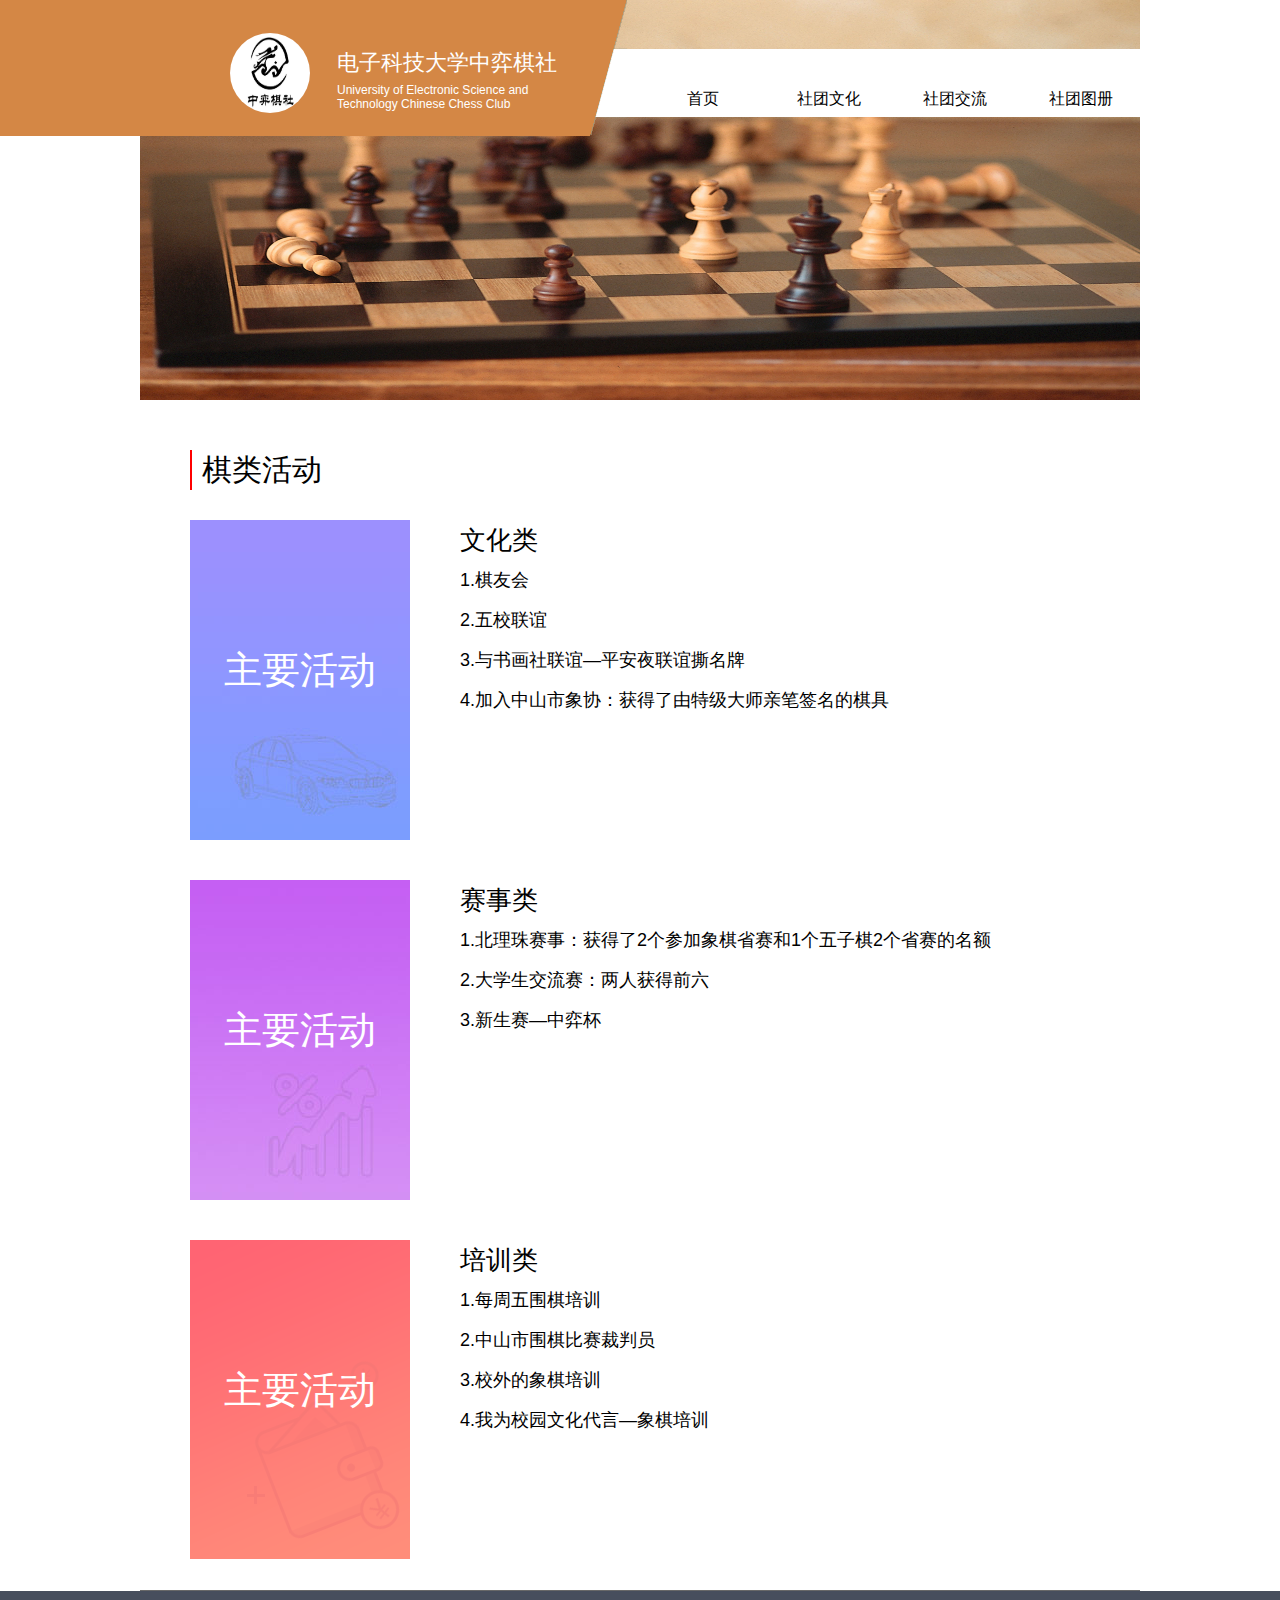
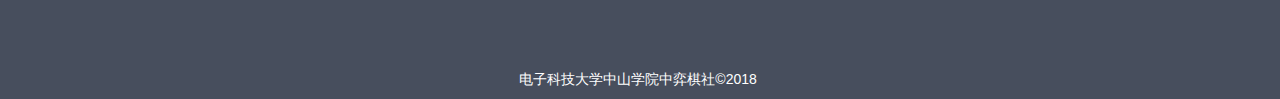
<file: 2016090801035shishengwei/active.html>
<!DOCTYPE html>
<html lang="en">

<head>
    <meta charset="UTF-8">
    <meta name="viewport" content="width=device-width, initial-scale=1.0">
    <meta http-equiv="X-UA-Compatible" content="ie=edge">
    <link rel="stylesheet" href="css/normalize.css">
    <link type="text/css" rel="stylesheet" href="css/style.css">
    <link rel="stylesheet" href="css/active.css">
    <title>社团文化</title>
</head>
<style>
    .header_top {
        /* float: left; */
        /* background: red; */
        width: 1000px;
        margin: 0 auto;
    }

    .top1 {
        background: #d48745;
        height: 136px;
        width: 45%;
        display: inline-block;
        /* position: relative;
        top: 0;
        left: 0; */
        z-index: 100;
    }

    .list_line {
        /* position: absolute;
        top: 0;
        right: 0; */
        width: 100%;
        background: #fff;
        margin-top: -87px;
        height: 68px;
        z-index: 10;
    }

    .list {
        margin: 0 10px;
        font-size: 16px;
        line-height: 41px;
        margin-top: 27px;
        display: inline-block;
        width: 100px;
        text-align: center;
        color: #000;
    }

    .list:hover {
        color: #fff !important;
        background: url(img/list1.png) no-repeat;
        background-size: 100px 51px;
    }

    .list_flag {
        color: #fff !important;
        background: url(img/list1.png) no-repeat;
        background-size: 100px 51px;
    }

    .list_list {}

    .list_p {
        color: #fff;
        font-size: 16px;
        line-height: 41px;
        display: inline-block;
        width: 130px;
        text-align: center;
        background: #d48745;
        /* background: url(img/list1.png) no-repeat; */
        /* background-size: 130px 51px; */
    }

    .list_p:hover {
        color: aqua;
    }
</style>

<body>
    <div>
        <div style="height:136px; width:30%;position: absolute;;top:0;left:0;background: #d48745;"></div>
        <div style="position: absolute;top: 0;width: 1000px;margin-left: -500px;left: 50%;">

            <div class="header_top">
                <div class="top1">
                    <div style="display:flex;padding-top:33px;width: 350px;margin-left: 20%;">
                        <img src="img/logo.jpg" width="80" height="80" style="border-radius:50px;" alt="">
                        <div style="margin-left:27px;margin-top: 10px;">
                            <p style="font-size:22px;color: #fff;margin: 0;height: 40px;line-height: 40px;width: 100%;">电子科技大学中弈棋社</p>
                            <p style="font-size: 12px;height: 14px;line-height: 14px;color:#fff;width: 100%;margin: 0;">University
                                of Electronic Science and Technology Chinese Chess Club</p>
                        </div>
                    </div>

                </div>
                <div style="width:37px;height:136px;display:inline-block;position: absolute;z-index: 100;"><img src="img/top1.png"
                        height="136" width="37" alt=""></div>

                <div class="list_line">
                    <div style="display:flex;margin-left:50%;width: 520px; ">
                        <a href="./index.html"> <p class="list">首页</p> </a>
                        <a href="./CommunityCulture.html"> <p class="list flag">社团文化</p> </a>
                        <a href="./active.html"> <p class="list">社团交流</p> </a>
                        <a href="./showPhotos.html"> <p class="list">社团图册</p> </a>
                    </div>
                </div>

            </div>
            <div class="list_list" style="display:none;">
                <div style="display:flex;">
                    <img style="margin-left:46%;height: 45px;" src="img/list_left.png" height="45" width="17" alt="">
                    <div style="display:flex;width: 520px;background:#d48745;">
                        <a href=""><p class="list_p">社团领队</p></a>
                        <a href=""><p class="list_p">社团会干</p></a>
                        <a href=""><p class="list_p">社团成员</p></a>
                    </div>
                    <img style="height: 45px;" src="img/list_right.png" height="45" width="17" alt=""></div>

            </div>
        </div>
        <div style="width:1000px;height:400px;margin: 0 auto;">
            <img src="img/headerTop.jpg" width="1000px" height="400px;" alt="">
        </div>
    </div>

    <div class="container center">
        <div>
            <div>
                <div style="padding-top: 5%;">
                    <p style="font-size: 30px;padding-left: 1%;line-height: 40px; border-left:2px solid red;margin-left: 5%; ">棋类活动</p>
                </div>
                <div style="display: flex;padding-top: 20px;">
                    <div style="padding: 10px 5%;">
                        <p style="    font-size: 38px;
    width: 200px;
    height: 300px;padding: 10px;line-height: 280px;font-weight:600px;background: url(img/center.jpg);color: #fff;text-align: center;">主要活动</p>
                    </div>
                    <div style="padding: 25px 0px;padding-top:0;margin: 10px 0px;line-height: 40px;">
                        <p style="font-size: 26px;">文化类</p>
                        <p style="margin-right: 100px;font-size: 18px;">1.棋友会 </p>
                        <p style="margin-right: 100px;font-size: 18px;">2.五校联谊 </p>
                        <p style="margin-right: 100px;font-size: 18px;"> 3.与书画社联谊—平安夜联谊撕名牌 </p>
                        <p style="margin-right: 100px;font-size: 18px;">4.加入中山市象协：获得了由特级大师亲笔签名的棋具</p>
                    </div>
                </div>
                <div style="display: flex;padding-top: 20px;">
                    <div style="padding: 10px 5%;">
                        <p style="    font-size: 38px;
    width: 200px;
    height: 300px;padding: 10px;line-height: 280px;font-weight:600px;background: url(img/his.jpg);color: #fff;text-align: center;">主要活动</p>
                    </div>
                    <div style="padding: 25px 0px;padding-top:0;margin: 10px 0px;line-height: 40px;">
                        <p style="font-size: 26px;">赛事类</p>
                        <p style="margin-right: 100px;font-size: 18px;">1.北理珠赛事：获得了2个参加象棋省赛和1个五子棋2个省赛的名额 </p>
                        <p style="margin-right: 100px;font-size: 18px;">2.大学生交流赛：两人获得前六</p>
                        <p style="margin-right: 100px;font-size: 18px;"> 3.新生赛—中弈杯 </p>

                    </div>
                </div>
                <div style="display: flex;padding-top: 20px;border-bottom: 1px solid #686868;padding-bottom:20px;">
                    <div style="padding: 10px 5%;">
                        <p style="    font-size: 38px;
    width: 200px;
    height: 300px;padding: 10px;line-height: 280px;font-weight:600px;background: url(img/por.png);color: #fff;text-align: center;">主要活动</p>
                    </div>
                    <div style="padding: 25px 0px;padding-top:0;margin: 10px 0px;line-height: 40px;">
                        <p style="font-size: 26px;">培训类</p>
                        <p style="margin-right: 100px;font-size: 18px;">1.每周五围棋培训 </p>
                        <p style="margin-right: 100px;font-size: 18px;">2.中山市围棋比赛裁判员 </p>
                        <p style="margin-right: 100px;font-size: 18px;">3.校外的象棋培训 </p>
                        <p style="margin-right: 100px;font-size: 18px;">4.我为校园文化代言—象棋培训</p>
                    </div>
                </div>
            </div>
        </div>
    </div>

    <div class="footer">
        <div>
            <p style="text-align: center;padding-top:80px;padding-bottom: 10px; ">电子科技大学中山学院中弈棋社©2018&nbsp;</p>
        </div>
    </div>
</body>
<script src="js/jquery-2.1.4.js"></script>
<script>
    $(function () {
        $(".flag,.list_list").on({
            mouseover: function () {
                $(".list_list").show();
                $(".flag").addClass('list_flag');

            },
            mouseout: function () {
                $(".list_list").hide();
                $(".flag").removeClass("list_flag");

            }
        });
    });</script>

</html>
</file>
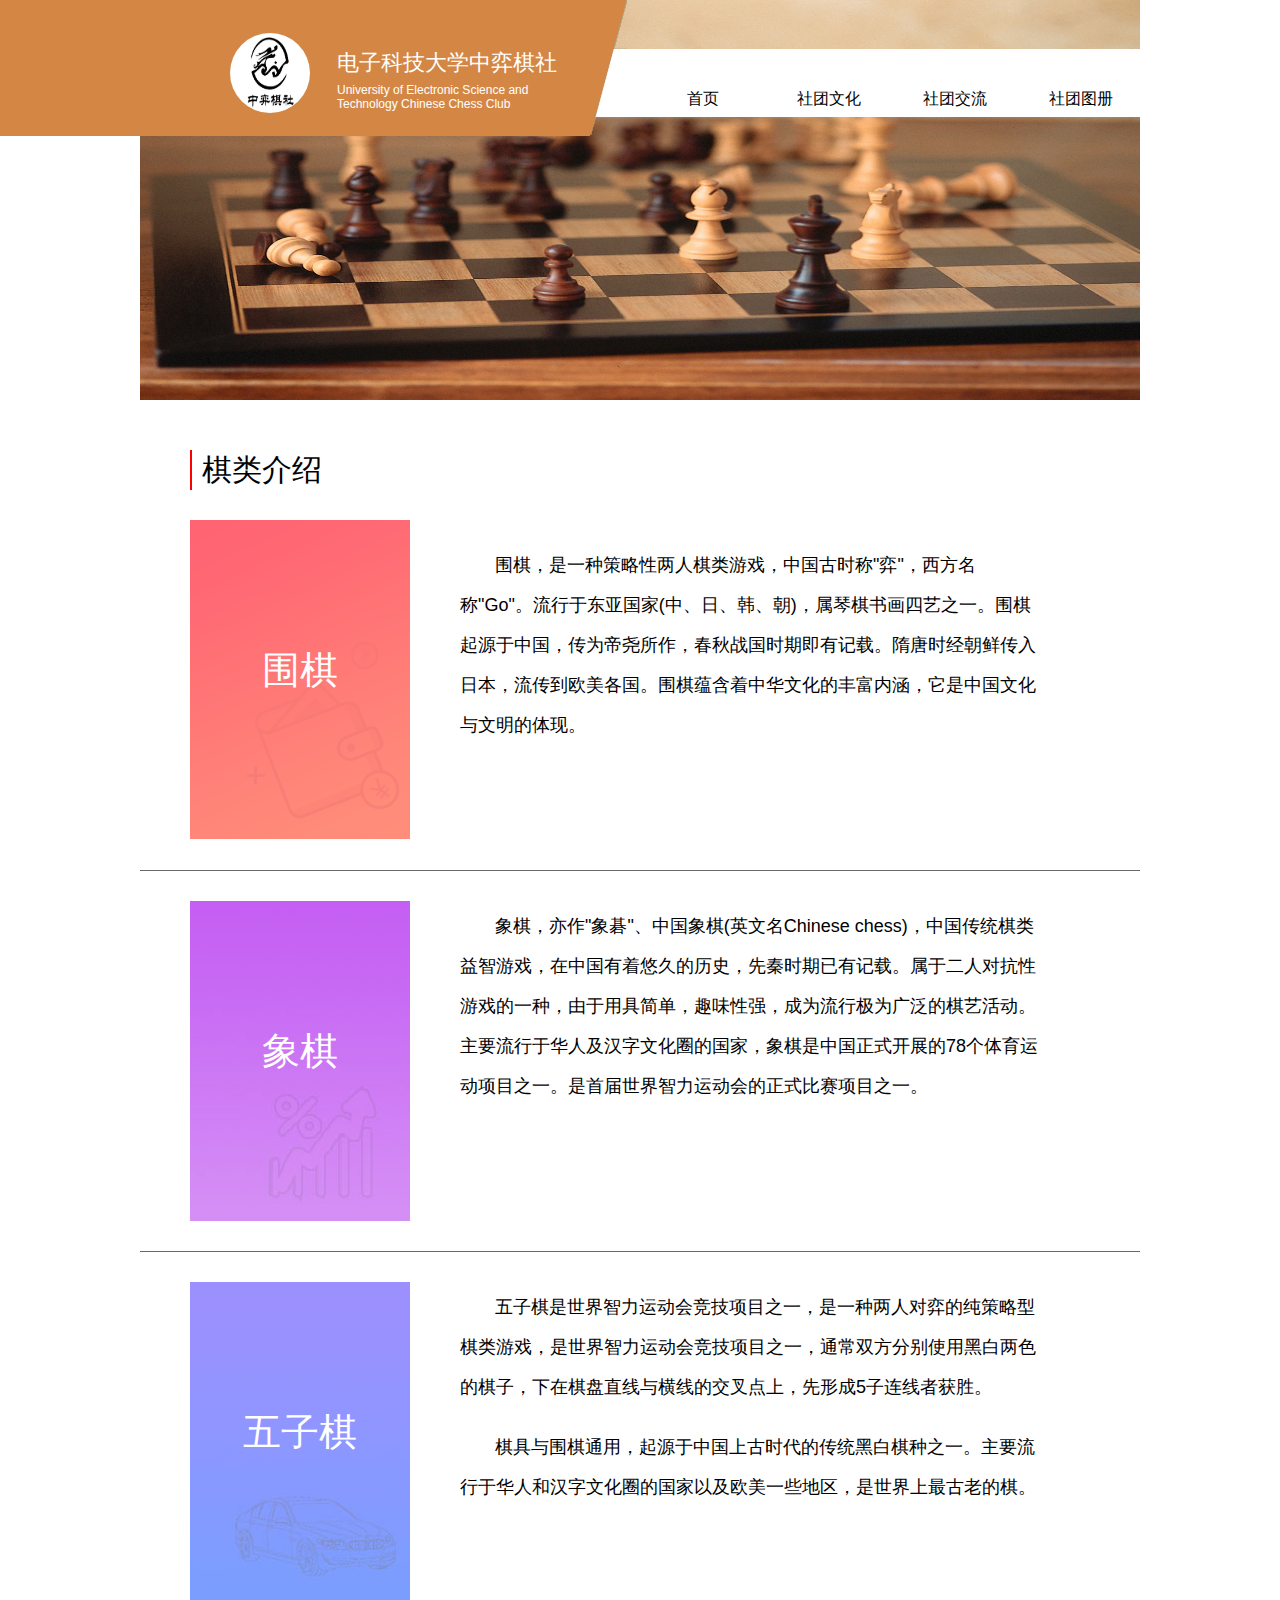
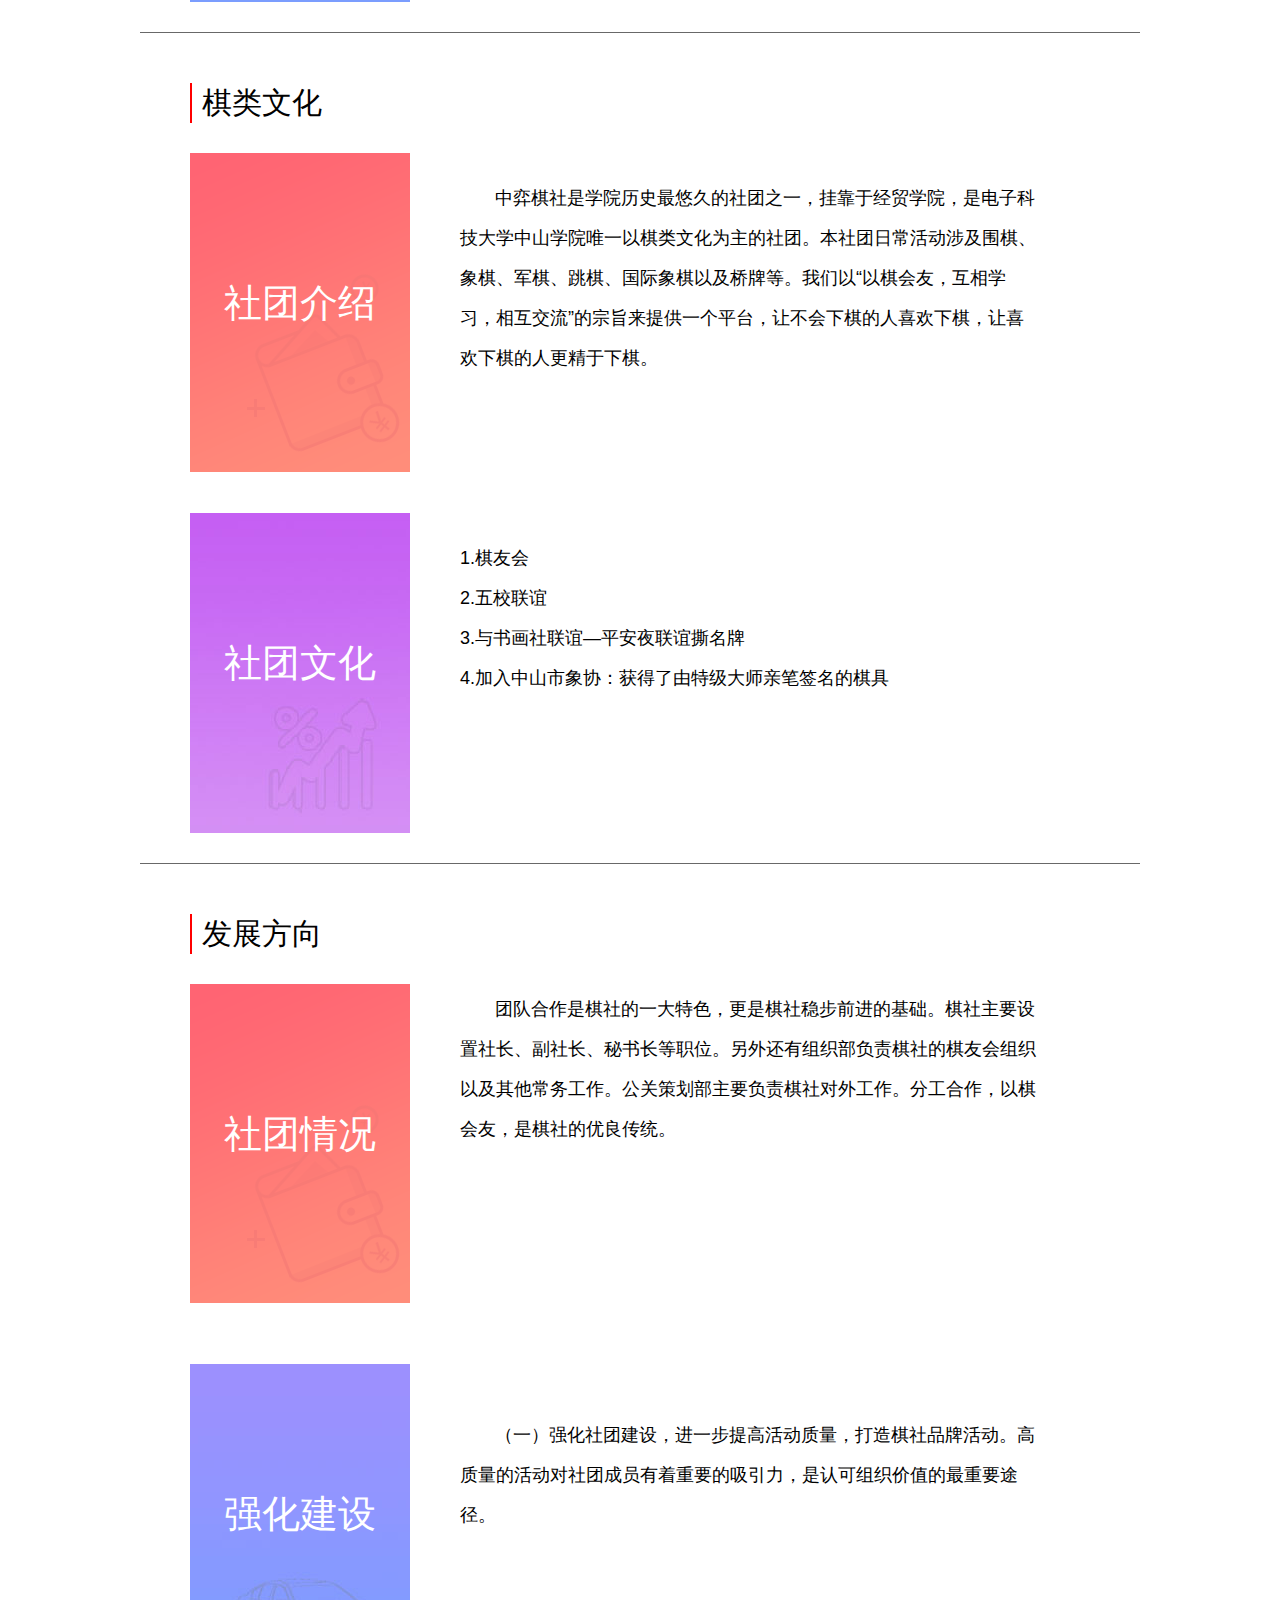
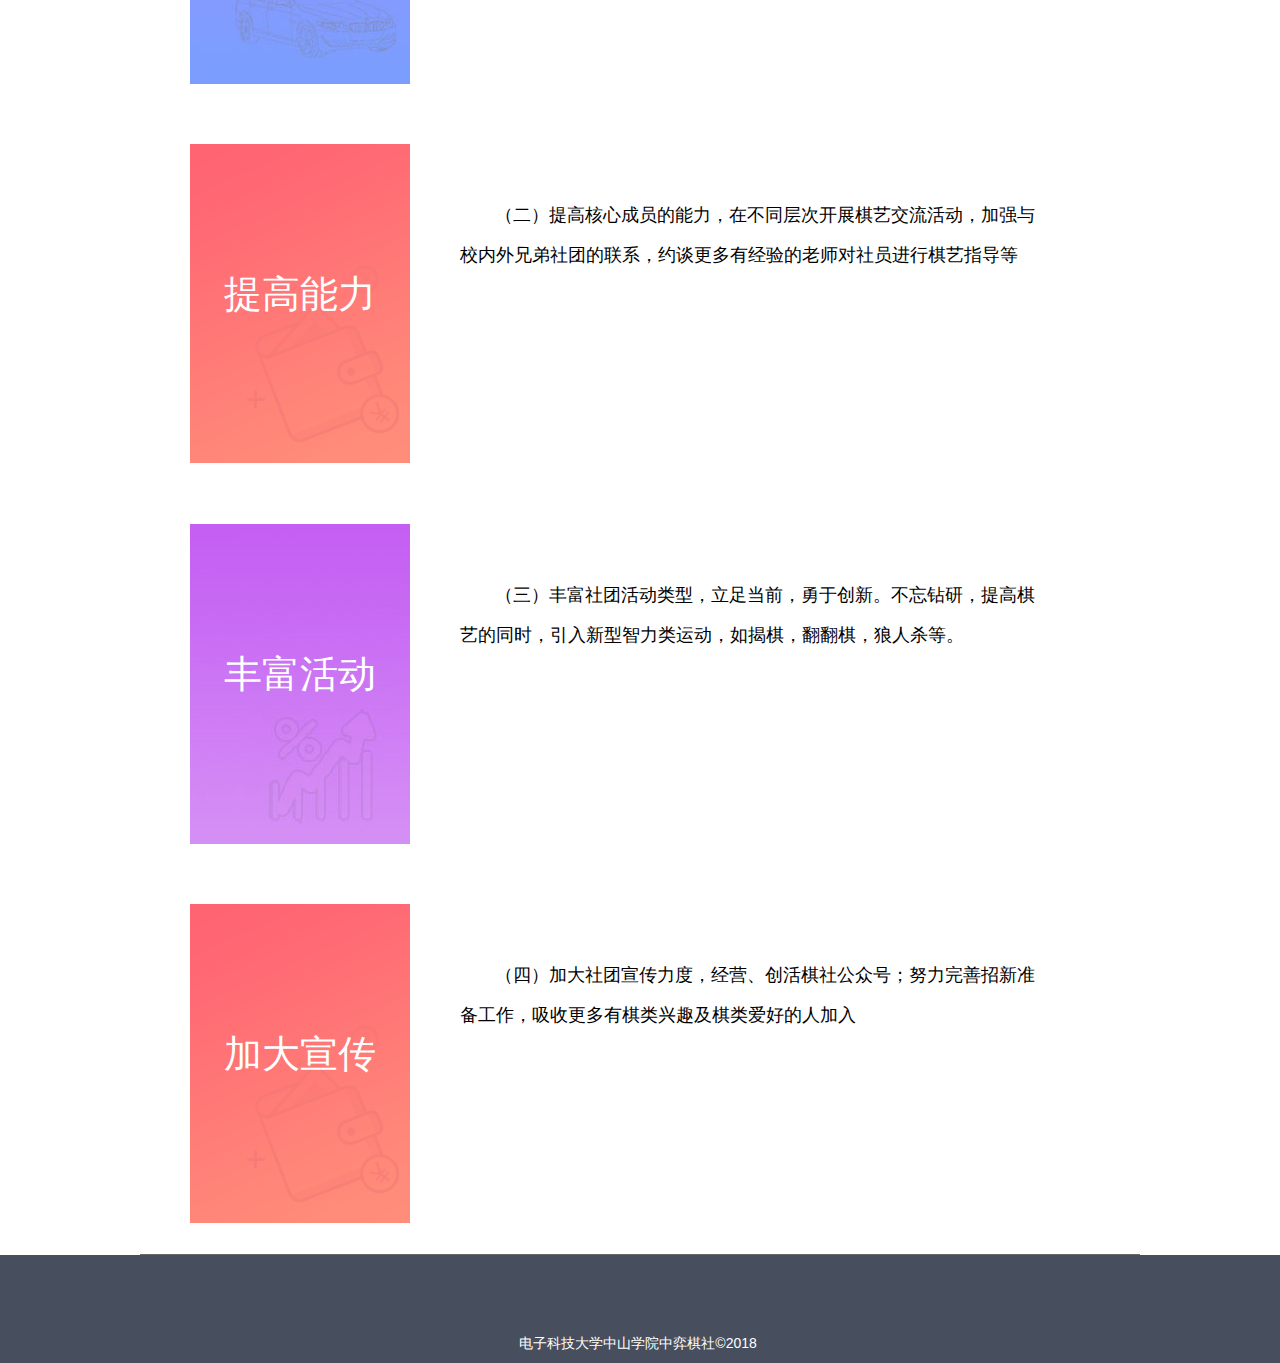
<file: 2016090801035shishengwei/CommunityCulture.html>
<!DOCTYPE html>
<html lang="en">

<head>
    <meta charset="UTF-8">
    <meta name="viewport" content="width=device-width, initial-scale=1.0">
    <meta http-equiv="X-UA-Compatible" content="ie=edge">
    <link rel="stylesheet" href="css/normalize.css">
    <link type="text/css" rel="stylesheet" href="css/style.css">
    <link rel="stylesheet" href="css/communityCulture.css">
    <title>社团文化</title>
</head>
<style>
    .header_top {
        /* float: left; */
        /* background: red; */
        width: 1000px;
        margin: 0 auto;
    }

    .top1 {
        background: #d48745;
        height: 136px;
        width: 45%;
        display: inline-block;
        /* position: relative;
        top: 0;
        left: 0; */
        z-index: 100;
    }

    .list_line {
        /* position: absolute;
        top: 0;
        right: 0; */
        width: 100%;
        background: #fff;
        margin-top: -87px;
        height: 68px;
        z-index: 10;
    }

    .list {
        margin: 0 10px;
        font-size: 16px;
        line-height: 41px;
        margin-top: 27px;
        display: inline-block;
        width: 100px;
        text-align: center;
        color: #000;
    }

    .list:hover {
        color: #fff !important;
        background: url(img/list1.png) no-repeat;
        background-size: 100px 51px;
    }

    .list_flag {
        color: #fff !important;
        background: url(img/list1.png) no-repeat;
        background-size: 100px 51px;
    }

    .list_list {}

    .list_p {
        color: #fff;
        font-size: 16px;
        line-height: 41px;
        display: inline-block;
        width: 130px;
        text-align: center;
        background: #d48745;
        /* background: url(img/list1.png) no-repeat; */
        /* background-size: 130px 51px; */
    }

    .list_p:hover {
        color: aqua;
    }
</style>

<body>

    <div>
        <div style="height:136px; width:30%;position: absolute;;top:0;left:0;background: #d48745;"></div>
        <div style="position: absolute;top: 0;width: 1000px;margin-left: -500px;left: 50%;">

            <div class="header_top">
                <div class="top1">
                    <div style="display:flex;padding-top:33px;width: 350px;margin-left: 20%;">
                        <img src="img/logo.jpg" width="80" height="80" style="border-radius:50px;" alt="">
                        <div style="margin-left:27px;margin-top: 10px;">
                            <p style="font-size:22px;color: #fff;margin: 0;height: 40px;line-height: 40px;width: 100%;">电子科技大学中弈棋社</p>
                            <p style="font-size: 12px;height: 14px;line-height: 14px;color:#fff;width: 100%;margin: 0;">University
                                of Electronic Science and Technology Chinese Chess Club</p>
                        </div>
                    </div>

                </div>
                <div style="width:37px;height:136px;display:inline-block;position: absolute;z-index: 100;"><img src="img/top1.png"
                        height="136" width="37" alt=""></div>

                <div class="list_line">
                    <div style="display:flex;margin-left:50%;width: 520px; ">
                        <a href="./index.html"> <p class="list">首页</p> </a>
                        <a href="./CommunityCulture.html"> <p class="list flag">社团文化</p> </a>
                        <a href="./active.html"> <p class="list">社团交流</p> </a>
                        <a href="./showPhotos.html"> <p class="list">社团图册</p> </a>
                    </div>
                </div>

            </div>
            <div class="list_list" style="display:none;">
                <div style="display:flex;">
                    <img style="margin-left:46%;height: 45px;" src="img/list_left.png" height="45" width="17" alt="">
                    <div style="display:flex;width: 520px;background:#d48745;">
                        <a href=""><p class="list_p">社团领队</p></a>
                        <a href=""><p class="list_p">社团会干</p></a>
                        <a href=""><p class="list_p">社团成员</p></a>
                    </div>
                    <img style="height: 45px;" src="img/list_right.png" height="45" width="17" alt=""></div>

            </div>
        </div>
        <div style="width:1000px;height:400px;margin: 0 auto;">
            <img src="img/headerTop.jpg" width="1000px" height="400px;" alt="">
        </div>
    </div>

    <div class="container center">
        <div>

            <div style="padding-top: 5%;">
                <p style="font-size: 30px;padding-left: 1%;line-height: 40px; border-left:2px solid red;margin-left: 5%; ">棋类介绍</p>
            </div>

            <div style="display: flex;padding-top: 20px;border-bottom: 1px solid #686868;padding-bottom:20px;">
                <div style="padding: 10px 5%;">
                    <p style="font-size: 38px;width: 200px;height: 300px;padding: 10px;line-height: 280px;font-weight:600px;background: url(img/por.png);
                color: #fff;text-align: center;">围棋</p>
                </div>
                <div>
                    <p style="padding: 25px 0px;margin: 10px 0px;margin-right: 100px;font-size: 18px;line-height: 40px;">&nbsp;&nbsp;&nbsp;&nbsp;&nbsp;&nbsp;&nbsp;围棋，是一种策略性两人棋类游戏，中国古时称"弈"，西方名称"Go"。流行于东亚国家(中、日、韩、朝)，属琴棋书画四艺之一。围棋起源于中国，传为帝尧所作，春秋战国时期即有记载。隋唐时经朝鲜传入日本，流传到欧美各国。围棋蕴含着中华文化的丰富内涵，它是中国文化与文明的体现。</p>
                </div>
            </div>
            <div style="display: flex;padding-top: 20px;border-bottom: 1px solid #686868;padding-bottom:20px;">
                <div style="padding: 10px 5%;">
                    <p style=" font-size: 38px;width: 200px;height: 300px;padding: 10px;line-height: 280px;font-weight:600px;background: url(img/his.jpg);
                color: #fff;text-align: center;">象棋</p>
                </div>
                <div>
                    <p style="padding: 5px 0px;margin: 10px 0px;margin-right: 100px;font-size: 18px;line-height: 40px;">&nbsp;&nbsp;&nbsp;&nbsp;&nbsp;&nbsp;&nbsp;象棋，亦作"象碁"、中国象棋(英文名Chinese
                        chess)，中国传统棋类益智游戏，在中国有着悠久的历史，先秦时期已有记载。属于二人对抗性游戏的一种，由于用具简单，趣味性强，成为流行极为广泛的棋艺活动。主要流行于华人及汉字文化圈的国家，象棋是中国正式开展的78个体育运动项目之一。是首届世界智力运动会的正式比赛项目之一。</p>
                </div>
            </div>
            <div style="display: flex;padding-top: 20px;border-bottom: 1px solid #686868;padding-bottom:20px;">
                <div style="padding: 10px 5%;">
                    <p style="font-size: 38px;width: 200px;height: 300px;padding: 10px;line-height: 280px;font-weight:600px;background: url(img/center.jpg);
                color: #fff;text-align: center;">五子棋</p>
                </div>
                <div>
                    <p style="padding: 5px 0px;margin: 10px 0px;margin-right: 100px;font-size: 18px;line-height: 40px;">&nbsp;&nbsp;&nbsp;&nbsp;&nbsp;&nbsp;&nbsp;五子棋是世界智力运动会竞技项目之一，是一种两人对弈的纯策略型棋类游戏，是世界智力运动会竞技项目之一，通常双方分别使用黑白两色的棋子，下在棋盘直线与横线的交叉点上，先形成5子连线者获胜。</p>
                    <p style="padding: 5px 0px;margin: 10px 0px;margin-right: 100px;font-size: 18px;line-height: 40px;">&nbsp;&nbsp;&nbsp;&nbsp;&nbsp;&nbsp;&nbsp;棋具与围棋通用，起源于中国上古时代的传统黑白棋种之一。主要流行于华人和汉字文化圈的国家以及欧美一些地区，是世界上最古老的棋。</p>
                </div>
            </div>
        </div>
        <div>
            <div style="padding-top: 5%;">
                <p style="font-size: 30px;padding-left: 1%;line-height: 40px; border-left:2px solid red;margin-left: 5%; ">棋类文化</p>
            </div>
            <div style="display: flex;padding-top: 20px;">
                <div style="padding: 10px 5%;">
                    <p style="font-size: 38px;width: 200px;height: 300px;padding: 10px;line-height: 280px;font-weight:600px;background: url(img/por.png);
                        color: #fff;text-align: center;">社团介绍</p>
                </div>
                <div>
                    <p style="padding: 25px 0px;margin: 10px 0px;margin-right: 100px;font-size: 18px;line-height: 40px;">&nbsp;&nbsp;&nbsp;&nbsp;&nbsp;&nbsp;&nbsp;中弈棋社是学院历史最悠久的社团之一，挂靠于经贸学院，是电子科技大学中山学院唯一以棋类文化为主的社团。本社团日常活动涉及围棋、象棋、军棋、跳棋、国际象棋以及桥牌等。我们以“以棋会友，互相学习，相互交流”的宗旨来提供一个平台，让不会下棋的人喜欢下棋，让喜欢下棋的人更精于下棋。</p>
                </div>
            </div>
            <div style="display: flex;padding-top: 20px;border-bottom: 1px solid #686868;padding-bottom:20px;">
                <div style="padding: 10px 5%;">
                    <p style="font-size: 38px;width: 200px;height: 300px;padding: 10px;line-height: 280px;font-weight:600px;background: url(img/his.jpg);
                        color: #fff;text-align: center;">社团文化</p>
                </div>
                <div style="padding: 25px 0px;margin: 10px 0px;line-height: 40px;">
                    <p style="margin-right: 100px;font-size: 18px;">1.棋友会 </p>
                    <p style="margin-right: 100px;font-size: 18px;">2.五校联谊 </p>
                    <p style="margin-right: 100px;font-size: 18px;"> 3.与书画社联谊—平安夜联谊撕名牌 </p>
                    <p style="margin-right: 100px;font-size: 18px;">4.加入中山市象协：获得了由特级大师亲笔签名的棋具</p>
                </div>
            </div>


        </div>
        <div>
            <div style="padding-top: 5%;">
                <p style="font-size: 30px;padding-left: 1%;line-height: 40px; border-left:2px solid red;margin-left: 5%; ">发展方向</p>
            </div>
            <div style="display: flex;padding-top: 20px;padding-bottom:20px;">
                <div style="padding: 10px 5%;">
                    <p style="font-size: 38px;width: 200px;height: 300px;padding: 10px;line-height: 280px;font-weight:600px;background: url(img/por.png);color: #fff;text-align: center;">社团情况</p>
                </div>
                <div>
                    <p style="padding: 5px 0px;margin: 10px 0px;margin-right: 100px;font-size: 18px;line-height: 40px;">&nbsp;&nbsp;&nbsp;&nbsp;&nbsp;&nbsp;&nbsp;团队合作是棋社的一大特色，更是棋社稳步前进的基础。棋社主要设置社长、副社长、秘书长等职位。另外还有组织部负责棋社的棋友会组织以及其他常务工作。公关策划部主要负责棋社对外工作。分工合作，以棋会友，是棋社的优良传统。</p>
                </div>
            </div>
            <div style="display: flex;padding-top: 20px;padding-bottom:20px;">
                <div style="padding: 10px 5%;">
                    <p style="font-size: 38px;width: 200px;height: 300px;padding: 10px;line-height: 280px;font-weight:600px;background: url(img/center.jpg);color: #fff;text-align: center;">强化建设</p>
                </div>
                <div>
                    <p style="padding: 5px 0px;margin: 56px 0px;margin-right: 100px;font-size: 18px;line-height: 40px;">&nbsp;&nbsp;&nbsp;&nbsp;&nbsp;&nbsp;&nbsp;（一）强化社团建设，进一步提高活动质量，打造棋社品牌活动。高质量的活动对社团成员有着重要的吸引力，是认可组织价值的最重要途径。</p>
                </div>

            </div>
            <div style="display: flex;padding-top: 20px;padding-bottom:20px;">
                <div style="padding: 10px 5%;">
                    <p style="font-size: 38px;width: 200px;height: 300px;padding: 10px;line-height: 280px;font-weight:600px;background: url(img/por.png);color: #fff;text-align: center;">提高能力</p>
                </div>
                <div>
                    <p style="padding: 5px 0px;margin: 56px 0px;margin-right: 100px;font-size: 18px;line-height: 40px;">&nbsp;&nbsp;&nbsp;&nbsp;&nbsp;&nbsp;&nbsp;（二）提高核心成员的能力，在不同层次开展棋艺交流活动，加强与校内外兄弟社团的联系，约谈更多有经验的老师对社员进行棋艺指导等</p>
                </div>
            </div>
            <div style="display: flex;padding-top: 20px;padding-bottom:20px;">
                <div style="padding: 10px 5%;">
                    <p style="font-size: 38px;width: 200px;height: 300px;padding: 10px;line-height: 280px;font-weight:600px;background: url(img/his.jpg);color: #fff;text-align: center;">丰富活动</p>
                </div>
                <div>
                    <p style="padding: 5px 0px;margin: 56px 0px;margin-right: 100px;font-size: 18px;line-height: 40px;">&nbsp;&nbsp;&nbsp;&nbsp;&nbsp;&nbsp;&nbsp;（三）丰富社团活动类型，立足当前，勇于创新。不忘钻研，提高棋艺的同时，引入新型智力类运动，如揭棋，翻翻棋，狼人杀等。</p>
                </div>

            </div>
            <div style="display: flex;padding-top: 20px;border-bottom: 1px solid #686868;padding-bottom:20px;">
                <div style="padding: 10px 5%;">
                    <p style="font-size: 38px;width: 200px;height: 300px;padding: 10px;line-height: 280px;font-weight:600px;background: url(img/por.png);color: #fff;text-align: center;">加大宣传</p>
                </div>
                <div>
                    <p style="padding: 5px 0px;margin: 56px 0px;margin-right: 100px;font-size: 18px;line-height: 40px;">&nbsp;&nbsp;&nbsp;&nbsp;&nbsp;&nbsp;&nbsp;（四）加大社团宣传力度，经营、创活棋社公众号；努力完善招新准备工作，吸收更多有棋类兴趣及棋类爱好的人加入</p>
                </div>
            </div>
        </div>
    </div>

    <div class="footer">
        <div>
            <p style="text-align: center;padding-top:80px;padding-bottom: 10px; ">电子科技大学中山学院中弈棋社©2018&nbsp;</p>
        </div>
    </div>
</body>
<script src="js/jquery-2.1.4.js"></script>
<script>
    $(function () {
        $(".flag,.list_list").on({
            mouseover: function () {
                $(".list_list").show();
                $(".flag").addClass('list_flag');

            },
            mouseout: function () {
                $(".list_list").hide();
                $(".flag").removeClass("list_flag");

            }
        });
    });</script>

</html>
</file>
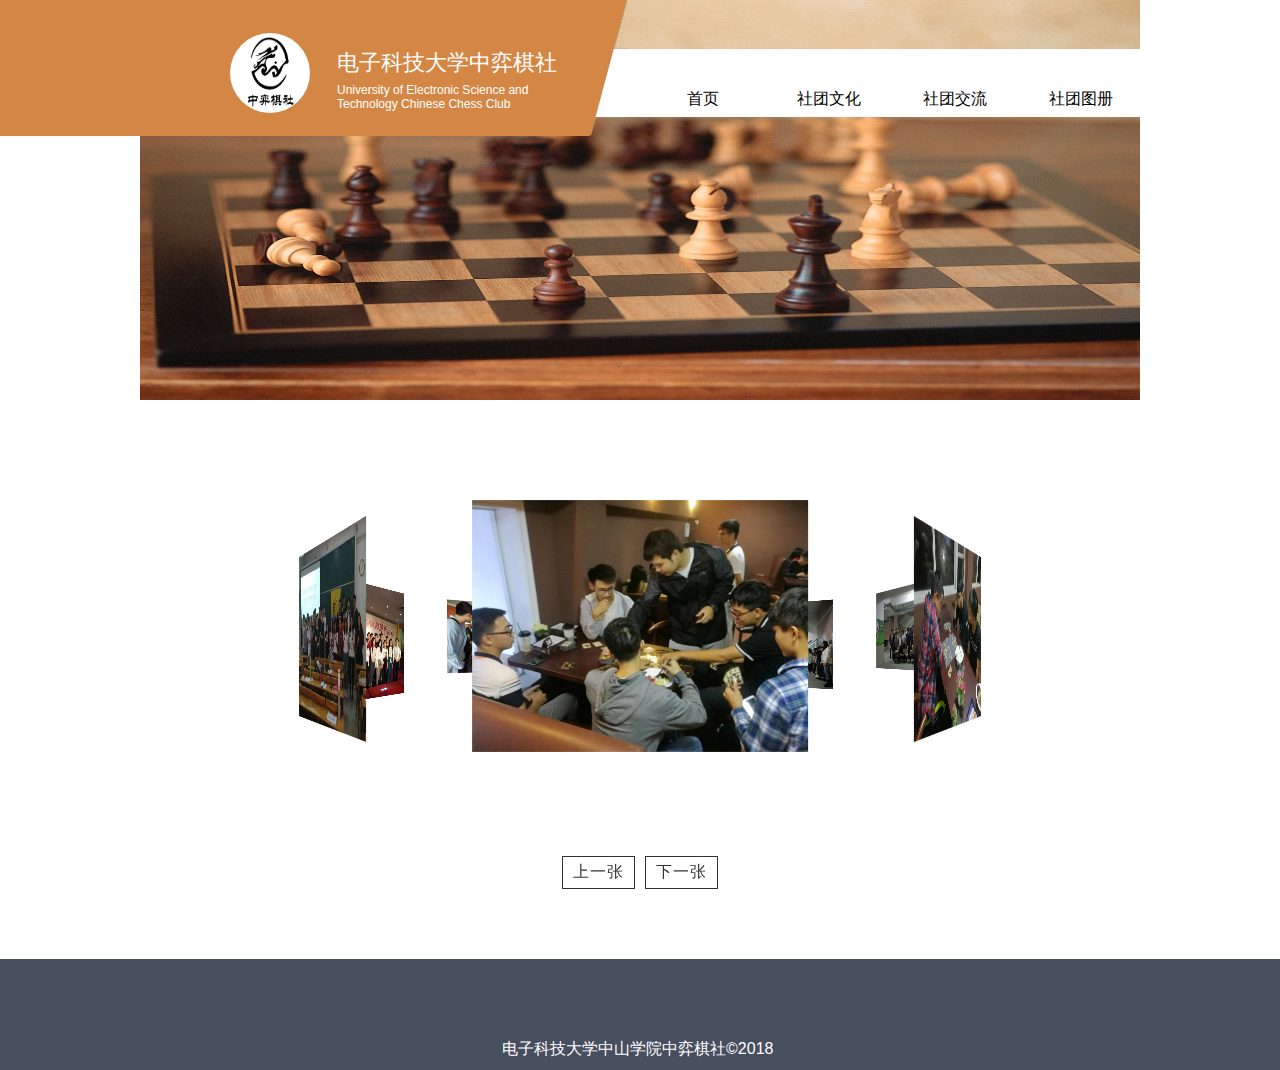
<file: 2016090801035shishengwei/showPhotos.html>
<!DOCTYPE html>
<html lang="en">

<head>
    <meta charset="UTF-8">
    <meta name="viewport" content="width=device-width, initial-scale=1.0">
    <meta http-equiv="X-UA-Compatible" content="ie=edge">
    <link rel="stylesheet" href="css/normalize.css">
    <link rel="stylesheet" href="css/normalize1.css">
    <link rel="stylesheet" href="css/showPhotos.css">
    <link rel="stylesheet" href="css/lunbo_demo.css">
    <link rel="stylesheet" href="css/lunbo_style.css">
    <link rel="stylesheet" href="css/showPhotos.css">
    <title>社团图册</title>
</head>
<style>
    .header_top {
        /* float: left; */
        /* background: red; */
        width: 1000px;
        margin: 0 auto;
    }

    .top1 {
        background: #d48745;
        height: 136px;
        width: 45%;
        display: inline-block;
        /* position: relative;
        top: 0;
        left: 0; */
        z-index: 100;
    }

    .list_line {
        /* position: absolute;
        top: 0;
        right: 0; */
        width: 100%;
        background: #fff;
        margin-top: -87px;
        height: 68px;
        z-index: 10;
    }

    .list {
        margin: 0 10px;
        font-size: 16px;
        line-height: 41px;
        margin-top: 27px;
        display: inline-block;
        width: 100px;
        text-align: center;
        color: #000;
    }

    .list:hover {
        color: #fff !important;
        background: url(img/list1.png) no-repeat;
        background-size: 100px 51px;
    }

    .list_flag {
        color: #fff !important;
        background: url(img/list1.png) no-repeat;
        background-size: 100px 51px;
    }

    .list_list {}

    .list_p {
        color: #fff;
        font-size: 16px;
        line-height: 41px;
        display: inline-block;
        width: 130px;
        text-align: center;
        background: #d48745;
        /* background: url(img/list1.png) no-repeat; */
        /* background-size: 130px 51px; */
    }

    .list_p:hover {
        color: aqua;
    }
</style>

<body>
    <div>
        <div style="height:136px; width:30%;position: absolute;;top:0;left:0;background: #d48745;"></div>
        <div style="position: absolute;top: 0;width: 1000px;margin-left: -500px;left: 50%;">

            <div class="header_top">
                <div class="top1">
                    <div style="display:flex;padding-top:33px;width: 350px;margin-left: 20%;">
                        <img src="img/logo.jpg" width="80" height="80" style="border-radius:50px;" alt="">
                        <div style="margin-left:27px;margin-top: 10px;">
                            <p style="font-size:22px;color: #fff;margin: 0;height: 40px;line-height: 40px;width: 100%;">电子科技大学中弈棋社</p>
                            <p style="font-size: 12px;height: 14px;line-height: 14px;color:#fff;width: 100%;margin: 0;">University
                                of Electronic Science and Technology Chinese Chess Club</p>
                        </div>
                    </div>

                </div>
                <div style="width:37px;height:136px;display:inline-block;position: absolute;z-index: 100;"><img src="img/top1.png"
                        height="136" width="37" alt=""></div>

                <div class="list_line">
                    <div style="display:flex;margin-left:50%;width: 520px; ">
                        <a href="./index.html"> <p class="list">首页</p> </a>
                        <a href="./CommunityCulture.html"> <p class="list flag">社团文化</p> </a>
                        <a href="./active.html"> <p class="list">社团交流</p> </a>
                        <a href="./showPhotos.html"> <p class="list">社团图册</p> </a>
                    </div>
                </div>

            </div>
            <div class="list_list" style="display:none;">
                <div style="display:flex;">
                    <img style="margin-left:46%;height: 45px;" src="img/list_left.png" height="45" width="17" alt="">
                    <div style="display:flex;width: 520px;background:#d48745;">
                        <a href=""><p class="list_p">社团领队</p></a>
                        <a href=""><p class="list_p">社团会干</p></a>
                        <a href=""><p class="list_p">社团成员</p></a>
                    </div>
                    <img style="height: 45px;" src="img/list_right.png" height="45" width="17" alt=""></div>

            </div>
        </div>
        <div style="width:1000px;height:400px;margin: 0 auto;">
            <img src="img/headerTop.jpg" width="1000px" height="400px;" alt="">
        </div>
    </div>

    <!-- <section class="pc-banner">
        <div class="swiper-container">
            <div class="swiper-wrapper">
                <div class="swiper-slide swiper-slide-center none-effect">
                    <a href="#">
                        <img src="img/live/banner001.jpg">
                    </a>
                    <div class="layer-mask"></div>
                </div>
                <div class="swiper-slide">
                    <a href="#">
                        <img src="img/live/banner002.jpg">
                    </a>
                    <div class="layer-mask"></div>
                </div>
                <div class="swiper-slide">
                    <a href="#">
                        <img src="img/live/banner003.png">
                    </a>
                    <div class="layer-mask"></div>
                </div>
                <div class="swiper-slide">
                    <a href="#">
                        <img src="img/live/banner004.png">
                    </a>
                    <div class="layer-mask"></div>
                </div>
                <div class="swiper-slide">
                    <a href="#">
                        <img src="img/live/banner005.jpg">
                    </a>
                    <div class="layer-mask"></div>
                </div>
                <div class="swiper-slide">
                    <a href="#">
                        <img src="img/live/banner006.jpg">
                    </a>
                    <div class="layer-mask"></div>
                </div>
                <div class="swiper-slide">
                    <a href="#">
                        <img src="img/live/banner007.jpg">
                    </a>
                    <div class="layer-mask"></div>
                </div>
                <div class="swiper-slide">
                    <a href="#">
                        <img src="img/live/banner008.jpg">
                    </a>
                    <div class="layer-mask"></div>
                </div>
                <div class="swiper-slide">
                    <a href="#">
                        <img src="img/live/banner009.jpg">
                    </a>
                    <div class="layer-mask"></div>
                </div>
                <div class="swiper-slide">
                    <a href="#">
                        <img src="img/live/banner0010.png">
                    </a>
                    <div class="layer-mask"></div>
                </div>
                <div class="swiper-slide">
                    <a href="#">
                        <img src="img/live/banner0011.png">
                    </a>
                    <div class="layer-mask"></div>
                </div>
                <div class="swiper-slide">
                    <a href="#">
                        <img src="img/live/banner0012.png">
                    </a>
                    <div class="layer-mask"></div>
                </div>
            </div>
            <div class="button">
                <div class="swiper-button-prev"></div>
                <div class="swiper-button-next"></div>
            </div>
        </div>
    </section> -->
    <div class="carousel top" data-gap="80">
        <figure>
            <img src="img/live/banner001.jpg" alt="">
            <img src="img/live/banner002.jpg" alt="">
            <img src="img/live/banner003.png" alt="">
            <img src="img/live/banner004.png" alt="">
            <img src="img/live/banner005.jpg" alt="">
            <img src="img/live/banner006.jpg" alt="">
            <img src="img/live/banner007.jpg" alt="">
            <img src="img/live/banner008.jpg" alt="">
        </figure>
        <nav>
            <button class="nav prev">上一张</button>
            <button class="nav next">下一张</button>
        </nav>
    </div>

    <div class="footer">
        <div>
            <p style="text-align: center;padding-top:80px;padding-bottom: 10px; ">电子科技大学中山学院中弈棋社©2018&nbsp;</p>
        </div>
    </div>
</body>
<script src="js/jquery-2.1.4.js"></script>
<script type="text/javascript" src="js/swiper.min.js"></script>
<script type="text/javascript">
    'use strict';

    window.addEventListener('load', function () {
        var carousels = document.querySelectorAll('.carousel');

        for (var i = 0; i < carousels.length; i++) {
            carousel(carousels[i]);
        }
    });

    function carousel(root) {
        var figure = root.querySelector('figure'),
            nav = root.querySelector('nav'),
            images = figure.children,
            n = images.length,
            gap = root.dataset.gap || 0,
            bfc = 'bfc' in root.dataset,
            theta = 2 * Math.PI / n,
            currImage = 0;

        setupCarousel(n, parseFloat(getComputedStyle(images[0]).width));
        window.addEventListener('resize', function () {
            setupCarousel(n, parseFloat(getComputedStyle(images[0]).width));
        });

        setupNavigation();

        function setupCarousel(n, s) {
            var apothem = s / (2 * Math.tan(Math.PI / n));

            figure.style.transformOrigin = '50% 50% ' + -apothem + 'px';

            for (var i = 0; i < n; i++) {
                images[i].style.padding = gap + 'px';
            } for (i = 1; i < n; i++) {
                images[i].style.transformOrigin = '50% 50% ' + -apothem + 'px';
                images[i].style.transform = 'rotateY(' + i * theta + 'rad)';
            }
            if (bfc) for (i = 0; i < n; i++) {
                images[i].style.backfaceVisibility = 'hidden';
            } rotateCarousel(currImage);
        }

        function setupNavigation() {
            nav.addEventListener('click', onClick, true);

            function onClick(e) {
                e.stopPropagation();

                var t = e.target;
                if (t.tagName.toUpperCase() != 'BUTTON') return;

                if (t.classList.contains('next')) {
                    currImage++;
                } else {
                    currImage--;
                }

                rotateCarousel(currImage);
            }
        }

        function rotateCarousel(imageIndex) {
            figure.style.transform = 'rotateY(' + imageIndex * -theta + 'rad)';
        }
    }

    $(function () {
        $(".flag,.list_list").on({
            mouseover: function () {
                $(".list_list").show();
                $(".flag").addClass('list_flag');

            },
            mouseout: function () {
                $(".list_list").hide();
                $(".flag").removeClass("list_flag");

            }
        });
    });</script>

</html>
</file>
<file: 2016090801035shishengwei/css/active.css>
body {
    margin: 0;
    padding: 0;
    width: 100%;
}

.logo {
    width: 80px;
    height: 80px;
    background: #fff;
    margin: 10px 0;
    border-radius: 50px;
}

.title {
    /* height: 80px; */
    margin: 22px 10px;
}

.title p {
    color: #fff;
    margin: 0;
    height: 40px;
    line-height: 40px;
    width: 100%;
}

.center {
    width: 70%;
    margin: 0 auto;
}

ul {
    margin: 0;
    display: flex;
    height: 32px;
    line-height: 32px;
}

ul li {
    width: 15%;
    list-style: none;
    background: #4ca4d6;
    text-align: center;
    cursor: pointer;

}

ul li:last-child {
    border-top-right-radius: 5px;
}

ul li:first-child {
    border-top-left-radius: 5px;
}

a {
    padding: 2px 3px;
    text-decoration: none;
    color: #fff;
}

ul li a:hover {
    color: blanchedalmond;
}

ul li:hover {
    background: #2886bb;

}

.container {
    /* border: 1px solid #2886bb; */
    min-height: 622px;
    background: #fff;
    width: 1000px;
}

.pc-banner {
    background: #47536d;
}

.footer {
    width: 100%;
    background: #474e5d;
    color: #fff;
    position: relative;
    bottom: 0;
}
</file>
<file: 2016090801035shishengwei/css/communityCulture.css>
body {
    margin: 0;
    padding: 0;
    width: 100%;
}



.logo {
    width: 80px;
    height: 80px;
    background: #fff;
    margin: 10px 0;
    border-radius: 50px;
}

.title {
    /* height: 80px; */
    margin: 22px 10px;
}

.title p {
    color: #fff;
    margin: 0;
    height: 40px;
    line-height: 40px;
    width: 100%;
}

.center {
    width: 70%;
    margin: 0 auto;
}

ul {
    margin: 0;
    display: flex;
    height: 32px;
    line-height: 32px;
}

ul li {
    width: 15%;
    list-style: none;
    background: #4ca4d6;
    text-align: center;
    cursor: pointer;

}

ul li:last-child {
    border-top-right-radius: 5px;
}

ul li:first-child {
    border-top-left-radius: 5px;
}

a {
    padding: 2px 3px;
    text-decoration: none;
    color: #fff;
}

ul li a:hover {
    color: blanchedalmond;
}

ul li:hover {
    background: #2886bb;

}

.container {
    min-height: 622px;
    background: #fff;
    width: 1000px;
}

.pc-banner {
    background: #47536d;
}

.footer {
    width: 100%;
    background: #474e5d;
    color: #fff;
    position: relative;
    bottom: 0;
}
</file>
<file: 2016090801035shishengwei/css/showPhotos.css>
body {
    margin: 0;
    padding: 0;
    width: 100%;
}



.logo {
    width: 80px;
    height: 80px;
    background: #fff;
    margin: 10px 0;
    border-radius: 50px;
}

.title {
    /* height: 80px; */
    margin: 22px 10px;
}

.title p {
    color: #fff;
    margin: 0;
    height: 40px;
    line-height: 40px;
    width: 100%;
}

.center {
    width: 70%;
    margin: 0 auto;
}

ul {
    margin: 0;
    display: flex;
    height: 32px;
    line-height: 32px;
}

ul li {
    width: 15%;
    list-style: none;
    background: #4ca4d6;
    text-align: center;
    cursor: pointer;

}

ul li:last-child {
    border-top-right-radius: 5px;
}

ul li:first-child {
    border-top-left-radius: 5px;
}

a {
    padding: 2px 3px;
    text-decoration: none;
    color: #fff;
}

ul li a:hover {
    color: blanchedalmond;
}

ul li:hover {
    background: #2886bb;

}

.container {
    border: 1px solid #2886bb;
    min-height: 600px;
    width: 1000px;
}

.pc-banner {
    background: #47536d;
}

.footer {
    width: 100%;
    background: #474e5d;
    color: #fff;
    position: relative;
    bottom: 0;
}
.top{
    margin-bottom: 50px;
}
</file>
<file: 2016090801035shishengwei/css/lunbo_style.css>
body {
  margin: 0;
  font-family: 'Roboto', sans-serif;
  font-size: 16px;
}

h1 {
  text-align: center;
  margin-bottom: 1.5em;
}

h2 {
  text-align: center;
  color: #555;
  margin-bottom: 0;
}

.carousel {
  padding: 20px;
  -webkit-perspective: 500px;
          perspective: 500px;
  overflow: hidden;
  display: -webkit-box;
  display: -ms-flexbox;
  display: flex;
  -webkit-box-orient: vertical;
  -webkit-box-direction: normal;
      -ms-flex-direction: column;
          flex-direction: column;
  -webkit-box-align: center;
      -ms-flex-align: center;
          align-items: center;
}
.carousel > * {
  -webkit-box-flex: 0;
      -ms-flex: 0 0 auto;
          flex: 0 0 auto;
}
.carousel figure {
  margin: 0;
  width: 40%;
  -webkit-transform-style: preserve-3d;
          transform-style: preserve-3d;
  -webkit-transition: -webkit-transform 0.5s;
  transition: -webkit-transform 0.5s;
  transition: transform 0.5s;
  transition: transform 0.5s, -webkit-transform 0.5s;
}
.carousel figure img {
  width: 100%;
  box-sizing: border-box;
  padding: 0 0px;
}
.carousel figure img:not(:first-of-type) {
  position: absolute;
  left: 0;
  top: 0;
}
.carousel nav {
  display: -webkit-box;
  display: -ms-flexbox;
  display: flex;
  -webkit-box-pack: center;
      -ms-flex-pack: center;
          justify-content: center;
  margin: 20px 0 0;
}
.carousel nav button {
  -webkit-box-flex: 0;
      -ms-flex: 0 0 auto;
          flex: 0 0 auto;
  margin: 0 5px;
  cursor: pointer;
  color: #333;
  background: none;
  border: 1px solid;
  letter-spacing: 1px;
  padding: 5px 10px;
}
</file>
<file: 2016090801035shishengwei/css/style.css>
/**
 * Swiper 3.4.2
 * Most modern mobile touch slider and framework with hardware accelerated transitions
 *
 * http://www.idangero.us/swiper/
 *
 * Copyright 2017, Vladimir Kharlampidi
 * The iDangero.us
 * http://www.idangero.us/
 *
 * Licensed under MIT
 *
 * Released on: March 10, 2017
 */
.swiper-container {
    margin-left: auto;
    margin-right: auto;
    position: relative;
    overflow: hidden;
    z-index: 1
}

.swiper-container-no-flexbox .swiper-slide {
    float: left
}

.swiper-container-vertical>.swiper-wrapper {
    -webkit-box-orient: vertical;
    -moz-box-orient: vertical;
    -ms-flex-direction: column;
    -webkit-flex-direction: column;
    flex-direction: column
}

.swiper-wrapper {
    position: relative;
    width: 100%;
    height: 100%;
    z-index: 1;
    display: -webkit-box;
    display: -moz-box;
    display: -ms-flexbox;
    display: -webkit-flex;
    display: flex;
    -webkit-transition-property: -webkit-transform;
    -moz-transition-property: -moz-transform;
    -o-transition-property: -o-transform;
    -ms-transition-property: -ms-transform;
    transition-property: transform;
    -webkit-box-sizing: content-box;
    -moz-box-sizing: content-box;
    box-sizing: content-box;
}

.swiper-container-android .swiper-slide,.swiper-wrapper {
    -webkit-transform: translate3d(0,0,0);
    -moz-transform: translate3d(0,0,0);
    -o-transform: translate(0,0);
    -ms-transform: translate3d(0,0,0);
    transform: translate3d(0,0,0)
}

.swiper-container-multirow>.swiper-wrapper {
    -webkit-box-lines: multiple;
    -moz-box-lines: multiple;
    -ms-flex-wrap: wrap;
    -webkit-flex-wrap: wrap;
    flex-wrap: wrap
}

.swiper-container-free-mode>.swiper-wrapper {
    -webkit-transition-timing-function: ease-out;
    -moz-transition-timing-function: ease-out;
    -ms-transition-timing-function: ease-out;
    -o-transition-timing-function: ease-out;
    transition-timing-function: ease-out;
    margin: 0 auto
}

.swiper-slide {
    -webkit-flex-shrink: 0;
    -ms-flex: 0 0 auto;
    flex-shrink: 0;
    width: 100%;
    height: 100%;
    position: relative;
}

.swiper-container-autoheight,.swiper-container-autoheight .swiper-slide {
    height: auto
}

.swiper-container-autoheight .swiper-wrapper {
    -webkit-box-align: start;
    -ms-flex-align: start;
    -webkit-align-items: flex-start;
    align-items: flex-start;
    -webkit-transition-property: -webkit-transform,height;
    -moz-transition-property: -moz-transform;
    -o-transition-property: -o-transform;
    -ms-transition-property: -ms-transform;
    transition-property: transform,height
}

.swiper-container .swiper-notification {
    position: absolute;
    left: 0;
    top: 0;
    pointer-events: none;
    opacity: 0;
    z-index: -1000
}

.swiper-wp8-horizontal {
    -ms-touch-action: pan-y;
    touch-action: pan-y
}

.swiper-wp8-vertical {
    -ms-touch-action: pan-x;
    touch-action: pan-x
}

.swiper-button-next,.swiper-button-prev {
    position: absolute;
    top: 50%;
    width: 27px;
    height: 44px;
    margin-top: -22px;
    z-index: 10;
    cursor: pointer;
    -moz-background-size: 27px 44px;
    -webkit-background-size: 27px 44px;
    background-size: 27px 44px;
    background-position: center;
    background-repeat: no-repeat
}

.swiper-button-next.swiper-button-disabled,.swiper-button-prev.swiper-button-disabled {
    opacity: .35;
    cursor: auto;
    pointer-events: none
}

.swiper-button-prev,.swiper-container-rtl .swiper-button-next {
    background-image: url("data:image/svg+xml;charset=utf-8,%3Csvg%20xmlns%3D'http%3A%2F%2Fwww.w3.org%2F2000%2Fsvg'%20viewBox%3D'0%200%2027%2044'%3E%3Cpath%20d%3D'M0%2C22L22%2C0l2.1%2C2.1L4.2%2C22l19.9%2C19.9L22%2C44L0%2C22L0%2C22L0%2C22z'%20fill%3D'%23007aff'%2F%3E%3C%2Fsvg%3E");
    left: 90px;
    right: auto;
}

.swiper-button-prev.swiper-button-black,.swiper-container-rtl .swiper-button-next.swiper-button-black {
    background-image: url("data:image/svg+xml;charset=utf-8,%3Csvg%20xmlns%3D'http%3A%2F%2Fwww.w3.org%2F2000%2Fsvg'%20viewBox%3D'0%200%2027%2044'%3E%3Cpath%20d%3D'M0%2C22L22%2C0l2.1%2C2.1L4.2%2C22l19.9%2C19.9L22%2C44L0%2C22L0%2C22L0%2C22z'%20fill%3D'%23000000'%2F%3E%3C%2Fsvg%3E")
}

.swiper-button-prev.swiper-button-white,.swiper-container-rtl .swiper-button-next.swiper-button-white {
    background-image: url("data:image/svg+xml;charset=utf-8,%3Csvg%20xmlns%3D'http%3A%2F%2Fwww.w3.org%2F2000%2Fsvg'%20viewBox%3D'0%200%2027%2044'%3E%3Cpath%20d%3D'M0%2C22L22%2C0l2.1%2C2.1L4.2%2C22l19.9%2C19.9L22%2C44L0%2C22L0%2C22L0%2C22z'%20fill%3D'%23ffffff'%2F%3E%3C%2Fsvg%3E")
}

.swiper-button-next,.swiper-container-rtl .swiper-button-prev {
    background-image: url("data:image/svg+xml;charset=utf-8,%3Csvg%20xmlns%3D'http%3A%2F%2Fwww.w3.org%2F2000%2Fsvg'%20viewBox%3D'0%200%2027%2044'%3E%3Cpath%20d%3D'M27%2C22L27%2C22L5%2C44l-2.1-2.1L22.8%2C22L2.9%2C2.1L5%2C0L27%2C22L27%2C22z'%20fill%3D'%23007aff'%2F%3E%3C%2Fsvg%3E");
    right: 90px;
    left: auto;
}

.swiper-button-next.swiper-button-black,.swiper-container-rtl .swiper-button-prev.swiper-button-black {
    background-image: url("data:image/svg+xml;charset=utf-8,%3Csvg%20xmlns%3D'http%3A%2F%2Fwww.w3.org%2F2000%2Fsvg'%20viewBox%3D'0%200%2027%2044'%3E%3Cpath%20d%3D'M27%2C22L27%2C22L5%2C44l-2.1-2.1L22.8%2C22L2.9%2C2.1L5%2C0L27%2C22L27%2C22z'%20fill%3D'%23000000'%2F%3E%3C%2Fsvg%3E")
}

.swiper-button-next.swiper-button-white,.swiper-container-rtl .swiper-button-prev.swiper-button-white {
    background-image: url("data:image/svg+xml;charset=utf-8,%3Csvg%20xmlns%3D'http%3A%2F%2Fwww.w3.org%2F2000%2Fsvg'%20viewBox%3D'0%200%2027%2044'%3E%3Cpath%20d%3D'M27%2C22L27%2C22L5%2C44l-2.1-2.1L22.8%2C22L2.9%2C2.1L5%2C0L27%2C22L27%2C22z'%20fill%3D'%23ffffff'%2F%3E%3C%2Fsvg%3E")
}

.swiper-pagination {
    position: absolute;
    text-align: center;
    -webkit-transition: .3s;
    -moz-transition: .3s;
    -o-transition: .3s;
    transition: .3s;
    -webkit-transform: translate3d(0,0,0);
    -ms-transform: translate3d(0,0,0);
    -o-transform: translate3d(0,0,0);
    transform: translate3d(0,0,0);
    z-index: 10
}

.swiper-pagination.swiper-pagination-hidden {
    opacity: 0
}

.swiper-container-horizontal>.swiper-pagination-bullets,.swiper-pagination-custom,.swiper-pagination-fraction {
    bottom: 10px;
    left: 0;
    width: 100%
}

.swiper-pagination-bullet {
    width: 8px;
    height: 8px;
    display: inline-block;
    border-radius: 100%;
    background: #000;
    opacity: .2
}

button.swiper-pagination-bullet {
    border: none;
    margin: 0;
    padding: 0;
    box-shadow: none;
    -moz-appearance: none;
    -ms-appearance: none;
    -webkit-appearance: none;
    appearance: none
}

.swiper-pagination-clickable .swiper-pagination-bullet {
    cursor: pointer
}

.swiper-pagination-white .swiper-pagination-bullet {
    background: #fff
}

.swiper-pagination-bullet-active {
    opacity: 1;
    background: #007aff
}

.swiper-pagination-white .swiper-pagination-bullet-active {
    background: #fff
}

.swiper-pagination-black .swiper-pagination-bullet-active {
    background: #000
}

.swiper-container-vertical>.swiper-pagination-bullets {
    right: 10px;
    top: 50%;
    -webkit-transform: translate3d(0,-50%,0);
    -moz-transform: translate3d(0,-50%,0);
    -o-transform: translate(0,-50%);
    -ms-transform: translate3d(0,-50%,0);
    transform: translate3d(0,-50%,0)
}

.swiper-container-vertical>.swiper-pagination-bullets .swiper-pagination-bullet {
    margin: 5px 0;
    display: block
}

.swiper-container-horizontal>.swiper-pagination-bullets .swiper-pagination-bullet {
    margin: 0 5px
}

.swiper-pagination-progress {
    background: rgba(0,0,0,.25);
    position: absolute
}

.swiper-pagination-progress .swiper-pagination-progressbar {
    background: #007aff;
    position: absolute;
    left: 0;
    top: 0;
    width: 100%;
    height: 100%;
    -webkit-transform: scale(0);
    -ms-transform: scale(0);
    -o-transform: scale(0);
    transform: scale(0);
    -webkit-transform-origin: left top;
    -moz-transform-origin: left top;
    -ms-transform-origin: left top;
    -o-transform-origin: left top;
    transform-origin: left top
}

.swiper-container-rtl .swiper-pagination-progress .swiper-pagination-progressbar {
    -webkit-transform-origin: right top;
    -moz-transform-origin: right top;
    -ms-transform-origin: right top;
    -o-transform-origin: right top;
    transform-origin: right top
}

.swiper-container-horizontal>.swiper-pagination-progress {
    width: 100%;
    height: 4px;
    left: 0;
    top: 0
}

.swiper-container-vertical>.swiper-pagination-progress {
    width: 4px;
    height: 100%;
    left: 0;
    top: 0
}

.swiper-pagination-progress.swiper-pagination-white {
    background: rgba(255,255,255,.5)
}

.swiper-pagination-progress.swiper-pagination-white .swiper-pagination-progressbar {
    background: #fff
}

.swiper-pagination-progress.swiper-pagination-black .swiper-pagination-progressbar {
    background: #000
}

.swiper-container-3d {
    -webkit-perspective: 1200px;
    -moz-perspective: 1200px;
    -o-perspective: 1200px;
    perspective: 1200px
}

.swiper-container-3d .swiper-cube-shadow,.swiper-container-3d .swiper-slide,.swiper-container-3d .swiper-slide-shadow-bottom,.swiper-container-3d .swiper-slide-shadow-left,.swiper-container-3d .swiper-slide-shadow-right,.swiper-container-3d .swiper-slide-shadow-top,.swiper-container-3d .swiper-wrapper {
    -webkit-transform-style: preserve-3d;
    -moz-transform-style: preserve-3d;
    -ms-transform-style: preserve-3d;
    transform-style: preserve-3d
}

.swiper-container-3d .swiper-slide-shadow-bottom,.swiper-container-3d .swiper-slide-shadow-left,.swiper-container-3d .swiper-slide-shadow-right,.swiper-container-3d .swiper-slide-shadow-top {
    position: absolute;
    left: 0;
    top: 0;
    width: 100%;
    height: 100%;
    pointer-events: none;
    z-index: 10
}

.swiper-container-3d .swiper-slide-shadow-left {
    background-image: -webkit-gradient(linear,left top,right top,from(rgba(0,0,0,.5)),to(rgba(0,0,0,0)));
    background-image: -webkit-linear-gradient(right,rgba(0,0,0,.5),rgba(0,0,0,0));
    background-image: -moz-linear-gradient(right,rgba(0,0,0,.5),rgba(0,0,0,0));
    background-image: -o-linear-gradient(right,rgba(0,0,0,.5),rgba(0,0,0,0));
    background-image: linear-gradient(to left,rgba(0,0,0,.5),rgba(0,0,0,0))
}

.swiper-container-3d .swiper-slide-shadow-right {
    background-image: -webkit-gradient(linear,right top,left top,from(rgba(0,0,0,.5)),to(rgba(0,0,0,0)));
    background-image: -webkit-linear-gradient(left,rgba(0,0,0,.5),rgba(0,0,0,0));
    background-image: -moz-linear-gradient(left,rgba(0,0,0,.5),rgba(0,0,0,0));
    background-image: -o-linear-gradient(left,rgba(0,0,0,.5),rgba(0,0,0,0));
    background-image: linear-gradient(to right,rgba(0,0,0,.5),rgba(0,0,0,0))
}

.swiper-container-3d .swiper-slide-shadow-top {
    background-image: -webkit-gradient(linear,left top,left bottom,from(rgba(0,0,0,.5)),to(rgba(0,0,0,0)));
    background-image: -webkit-linear-gradient(bottom,rgba(0,0,0,.5),rgba(0,0,0,0));
    background-image: -moz-linear-gradient(bottom,rgba(0,0,0,.5),rgba(0,0,0,0));
    background-image: -o-linear-gradient(bottom,rgba(0,0,0,.5),rgba(0,0,0,0));
    background-image: linear-gradient(to top,rgba(0,0,0,.5),rgba(0,0,0,0))
}

.swiper-container-3d .swiper-slide-shadow-bottom {
    background-image: -webkit-gradient(linear,left bottom,left top,from(rgba(0,0,0,.5)),to(rgba(0,0,0,0)));
    background-image: -webkit-linear-gradient(top,rgba(0,0,0,.5),rgba(0,0,0,0));
    background-image: -moz-linear-gradient(top,rgba(0,0,0,.5),rgba(0,0,0,0));
    background-image: -o-linear-gradient(top,rgba(0,0,0,.5),rgba(0,0,0,0));
    background-image: linear-gradient(to bottom,rgba(0,0,0,.5),rgba(0,0,0,0))
}

.swiper-container-coverflow .swiper-wrapper,.swiper-container-flip .swiper-wrapper {
    -ms-perspective: 1200px
}

.swiper-container-cube,.swiper-container-flip {
    overflow: visible
}

.swiper-container-cube .swiper-slide,.swiper-container-flip .swiper-slide {
    pointer-events: none;
    -webkit-backface-visibility: hidden;
    -moz-backface-visibility: hidden;
    -ms-backface-visibility: hidden;
    backface-visibility: hidden;
    z-index: 1
}

.swiper-container-cube .swiper-slide .swiper-slide,.swiper-container-flip .swiper-slide .swiper-slide {
    pointer-events: none
}

.swiper-container-cube .swiper-slide-active,.swiper-container-cube .swiper-slide-active .swiper-slide-active,.swiper-container-flip .swiper-slide-active,.swiper-container-flip .swiper-slide-active .swiper-slide-active {
    pointer-events: auto
}

.swiper-container-cube .swiper-slide-shadow-bottom,.swiper-container-cube .swiper-slide-shadow-left,.swiper-container-cube .swiper-slide-shadow-right,.swiper-container-cube .swiper-slide-shadow-top,.swiper-container-flip .swiper-slide-shadow-bottom,.swiper-container-flip .swiper-slide-shadow-left,.swiper-container-flip .swiper-slide-shadow-right,.swiper-container-flip .swiper-slide-shadow-top {
    z-index: 0;
    -webkit-backface-visibility: hidden;
    -moz-backface-visibility: hidden;
    -ms-backface-visibility: hidden;
    backface-visibility: hidden
}

.swiper-container-cube .swiper-slide {
    visibility: hidden;
    -webkit-transform-origin: 0 0;
    -moz-transform-origin: 0 0;
    -ms-transform-origin: 0 0;
    transform-origin: 0 0;
    width: 100%;
    height: 100%
}

.swiper-container-cube.swiper-container-rtl .swiper-slide {
    -webkit-transform-origin: 100% 0;
    -moz-transform-origin: 100% 0;
    -ms-transform-origin: 100% 0;
    transform-origin: 100% 0
}

.swiper-container-cube .swiper-slide-active,.swiper-container-cube .swiper-slide-next,.swiper-container-cube .swiper-slide-next+.swiper-slide,.swiper-container-cube .swiper-slide-prev {
    pointer-events: auto;
    visibility: visible
}

.swiper-container-cube .swiper-cube-shadow {
    position: absolute;
    left: 0;
    bottom: 0;
    width: 100%;
    height: 100%;
    background: #000;
    opacity: .6;
    -webkit-filter: blur(50px);
    filter: blur(50px);
    z-index: 0
}

.swiper-container-fade.swiper-container-free-mode .swiper-slide {
    -webkit-transition-timing-function: ease-out;
    -moz-transition-timing-function: ease-out;
    -ms-transition-timing-function: ease-out;
    -o-transition-timing-function: ease-out;
    transition-timing-function: ease-out
}

.swiper-container-fade .swiper-slide {
    pointer-events: none;
    -webkit-transition-property: opacity;
    -moz-transition-property: opacity;
    -o-transition-property: opacity;
    transition-property: opacity
}

.swiper-container-fade .swiper-slide .swiper-slide {
    pointer-events: none
}

.swiper-container-fade .swiper-slide-active,.swiper-container-fade .swiper-slide-active .swiper-slide-active {
    pointer-events: auto
}

.swiper-zoom-container {
    width: 100%;
    height: 100%;
    display: -webkit-box;
    display: -moz-box;
    display: -ms-flexbox;
    display: -webkit-flex;
    display: flex;
    -webkit-box-pack: center;
    -moz-box-pack: center;
    -ms-flex-pack: center;
    -webkit-justify-content: center;
    justify-content: center;
    -webkit-box-align: center;
    -moz-box-align: center;
    -ms-flex-align: center;
    -webkit-align-items: center;
    align-items: center;
    text-align: center
}

.swiper-zoom-container>canvas,.swiper-zoom-container>img,.swiper-zoom-container>svg {
    max-width: 100%;
    max-height: 100%;
    object-fit: contain
}

.swiper-scrollbar {
    border-radius: 10px;
    position: relative;
    -ms-touch-action: none;
    background: rgba(0,0,0,.1)
}

.swiper-container-horizontal>.swiper-scrollbar {
    position: absolute;
    left: 1%;
    bottom: 3px;
    z-index: 50;
    height: 5px;
    width: 98%
}

.swiper-container-vertical>.swiper-scrollbar {
    position: absolute;
    right: 3px;
    top: 1%;
    z-index: 50;
    width: 5px;
    height: 98%
}

.swiper-scrollbar-drag {
    height: 100%;
    width: 100%;
    position: relative;
    background: rgba(0,0,0,.5);
    border-radius: 10px;
    left: 0;
    top: 0
}

.swiper-scrollbar-cursor-drag {
    cursor: move
}

.swiper-lazy-preloader {
    width: 42px;
    height: 42px;
    position: absolute;
    left: 50%;
    top: 50%;
    margin-left: -21px;
    margin-top: -21px;
    z-index: 10;
    -webkit-transform-origin: 50%;
    -moz-transform-origin: 50%;
    transform-origin: 50%;
    -webkit-animation: swiper-preloader-spin 1s steps(12,end) infinite;
    -moz-animation: swiper-preloader-spin 1s steps(12,end) infinite;
    animation: swiper-preloader-spin 1s steps(12,end) infinite
}

.swiper-lazy-preloader:after {
    display: block;
    content: "";
    width: 100%;
    height: 100%;
    background-image: url("data:image/svg+xml;charset=utf-8,%3Csvg%20viewBox%3D'0%200%20120%20120'%20xmlns%3D'http%3A%2F%2Fwww.w3.org%2F2000%2Fsvg'%20xmlns%3Axlink%3D'http%3A%2F%2Fwww.w3.org%2F1999%2Fxlink'%3E%3Cdefs%3E%3Cline%20id%3D'l'%20x1%3D'60'%20x2%3D'60'%20y1%3D'7'%20y2%3D'27'%20stroke%3D'%236c6c6c'%20stroke-width%3D'11'%20stroke-linecap%3D'round'%2F%3E%3C%2Fdefs%3E%3Cg%3E%3Cuse%20xlink%3Ahref%3D'%23l'%20opacity%3D'.27'%2F%3E%3Cuse%20xlink%3Ahref%3D'%23l'%20opacity%3D'.27'%20transform%3D'rotate(30%2060%2C60)'%2F%3E%3Cuse%20xlink%3Ahref%3D'%23l'%20opacity%3D'.27'%20transform%3D'rotate(60%2060%2C60)'%2F%3E%3Cuse%20xlink%3Ahref%3D'%23l'%20opacity%3D'.27'%20transform%3D'rotate(90%2060%2C60)'%2F%3E%3Cuse%20xlink%3Ahref%3D'%23l'%20opacity%3D'.27'%20transform%3D'rotate(120%2060%2C60)'%2F%3E%3Cuse%20xlink%3Ahref%3D'%23l'%20opacity%3D'.27'%20transform%3D'rotate(150%2060%2C60)'%2F%3E%3Cuse%20xlink%3Ahref%3D'%23l'%20opacity%3D'.37'%20transform%3D'rotate(180%2060%2C60)'%2F%3E%3Cuse%20xlink%3Ahref%3D'%23l'%20opacity%3D'.46'%20transform%3D'rotate(210%2060%2C60)'%2F%3E%3Cuse%20xlink%3Ahref%3D'%23l'%20opacity%3D'.56'%20transform%3D'rotate(240%2060%2C60)'%2F%3E%3Cuse%20xlink%3Ahref%3D'%23l'%20opacity%3D'.66'%20transform%3D'rotate(270%2060%2C60)'%2F%3E%3Cuse%20xlink%3Ahref%3D'%23l'%20opacity%3D'.75'%20transform%3D'rotate(300%2060%2C60)'%2F%3E%3Cuse%20xlink%3Ahref%3D'%23l'%20opacity%3D'.85'%20transform%3D'rotate(330%2060%2C60)'%2F%3E%3C%2Fg%3E%3C%2Fsvg%3E");
    background-position: 50%;
    -webkit-background-size: 100%;
    background-size: 100%;
    background-repeat: no-repeat
}

.swiper-lazy-preloader-white:after {
    background-image: url("data:image/svg+xml;charset=utf-8,%3Csvg%20viewBox%3D'0%200%20120%20120'%20xmlns%3D'http%3A%2F%2Fwww.w3.org%2F2000%2Fsvg'%20xmlns%3Axlink%3D'http%3A%2F%2Fwww.w3.org%2F1999%2Fxlink'%3E%3Cdefs%3E%3Cline%20id%3D'l'%20x1%3D'60'%20x2%3D'60'%20y1%3D'7'%20y2%3D'27'%20stroke%3D'%23fff'%20stroke-width%3D'11'%20stroke-linecap%3D'round'%2F%3E%3C%2Fdefs%3E%3Cg%3E%3Cuse%20xlink%3Ahref%3D'%23l'%20opacity%3D'.27'%2F%3E%3Cuse%20xlink%3Ahref%3D'%23l'%20opacity%3D'.27'%20transform%3D'rotate(30%2060%2C60)'%2F%3E%3Cuse%20xlink%3Ahref%3D'%23l'%20opacity%3D'.27'%20transform%3D'rotate(60%2060%2C60)'%2F%3E%3Cuse%20xlink%3Ahref%3D'%23l'%20opacity%3D'.27'%20transform%3D'rotate(90%2060%2C60)'%2F%3E%3Cuse%20xlink%3Ahref%3D'%23l'%20opacity%3D'.27'%20transform%3D'rotate(120%2060%2C60)'%2F%3E%3Cuse%20xlink%3Ahref%3D'%23l'%20opacity%3D'.27'%20transform%3D'rotate(150%2060%2C60)'%2F%3E%3Cuse%20xlink%3Ahref%3D'%23l'%20opacity%3D'.37'%20transform%3D'rotate(180%2060%2C60)'%2F%3E%3Cuse%20xlink%3Ahref%3D'%23l'%20opacity%3D'.46'%20transform%3D'rotate(210%2060%2C60)'%2F%3E%3Cuse%20xlink%3Ahref%3D'%23l'%20opacity%3D'.56'%20transform%3D'rotate(240%2060%2C60)'%2F%3E%3Cuse%20xlink%3Ahref%3D'%23l'%20opacity%3D'.66'%20transform%3D'rotate(270%2060%2C60)'%2F%3E%3Cuse%20xlink%3Ahref%3D'%23l'%20opacity%3D'.75'%20transform%3D'rotate(300%2060%2C60)'%2F%3E%3Cuse%20xlink%3Ahref%3D'%23l'%20opacity%3D'.85'%20transform%3D'rotate(330%2060%2C60)'%2F%3E%3C%2Fg%3E%3C%2Fsvg%3E")
}

body {
	/* background: #eee; */
	font-family: Helvetica Neue, Helvetica, Arial, sans-serif;
	font-size: 14px;
	color: #000;
	margin: 0;
	padding: 0;
}

@-webkit-keyframes swiper-preloader-spin {
    100% {
        -webkit-transform: rotate(360deg)
    }
}

@keyframes swiper-preloader-spin {
    100% {
        transform: rotate(360deg)
    }
}

.layer-mask {
	width: 100%;
	height: 100%;
	opacity: 0.7;
	transition: all 0.5s;
	background-color: #3e3e3e;
	position: absolute;
	left: 0;
	top: 0;
	right: 0;
}

.swiper-slide-active .layer-mask {
	display: none;
}

.pc-banner {
	width: 100%;
	float: left;
}

@media screen and (max-width: 668px) {
	.pc-banner {
		background-size: auto 100%;
	}
}

.swiper-container {
	width: 100%;
	margin: 35px 0;
}

@media screen and (max-width: 668px) {
	.swiper-container {
		margin: 20px 0 15px;
	}
}

.swiper-slide {
	-webkit-transition: transform 1.0s;
	-moz-transition: transform 1.0s;
	-ms-transition: transform 1.0s;
	-o-transition: transform 1.0s;
	-webkit-transform: scale(0.85);
	/* margin: 1px; */
	transform: scale(0.85);
	margin-top: 70px;
	margin-bottom: 70px;
}

@media screen and (max-width: 668px) {
	.swiper-slide {
		-webkit-transform: scale(0.97);
		transform: scale(0.97);
	}
}

.swiper-slide-active,.swiper-slide-duplicate-active {
	-webkit-transform: scale(1.15);
	transform: scale(1.15);
	z-index: 1002;
}

@media screen and (max-width: 668px) {
	.swiper-slide-active,.swiper-slide-duplicate-active {
		-webkit-transform: scale(0.97);
		transform: scale(0.97);
	}
}

.none-effect {
	-webkit-transition: none;
	-moz-transition: none;
	-ms-transition: none;
	-o-transition: none;
}

.swiper-slide a {
	background: #fff;
	display: block;
	border-radius: 2px;
}

@media screen and (min-width: 668px) {
	.swiper-slide a:after {
		position: absolute;
		top: 0px;
		left: 0;
		display: block;
		box-sizing: border-box;
		content: "";
		width: 100%;
		height: 100%;
		border-radius: 2px;
		box-shadow: 0 2px 6px rgba(0,0,0,0.3);
		box-shadow: 0 4px 20px 0 rgba(0,0,0,0.3);
	}

	.swiper-slide-active a:before {
		position: absolute;
		top: 410px;
		left: 0;
		display: block;
		box-sizing: border-box;
		content: "";
		width: 100%;
		height: 100%;
		border-radius: 2px;
		/* box-shadow: 0 2px 6px rgba(0,0,0,0.3); */
		/* box-shadow: 0 4px 20px 0 rgba(0,0,0,0.3); */
		z-index: 10002;
	}
}

.swiper-slide-active a:after {
	background: none;
}

@media screen and (max-width: 668px) {
	.swiper-slide a {
		padding: 5px;
		border-radius: 2px;
	}
}

.swiper-slide img {
	width: 100%;
	border-radius: 5px;
	display: block;
	height: 100%;
	border: none;
}

@media screen and (max-width: 668px) {
	.swiper-slide img {
		border-radius: 2px;
	}
}

.swiper-pagination {
	position: relative;
	margin-bottom: 30px;
}

.swiper-pagination-bullet {
	background: #00a0e9;
	margin-left: 4px;
	margin-right: 4px;
	width: 17px;
	height: 17px;
	opacity: 1;
	margin-bottom: 4px;
}

.swiper-pagination-bullet-active {
	width: 13px;
	height: 13px;
	background: #FFF;
	margin-bottom: 0;
}

@media screen and (max-width: 668px) {
	.swiper-pagination {
		position: relative;
		margin-bottom: 20px;
	}

	.swiper-pagination-bullet {
		background: #00a0e9;
		margin-left: 2px;
		margin-right: 2px;
		width: 8px;
		height: 8px;
		margin-bottom: 2px;
	}

	.swiper-pagination-bullet-active {
		width: 6px;
		height: 6px;
		background: #FFF;
		border: 3px solid #00a0e9;
		margin-bottom: 0;
	}
}

.button {
	width: 100%;
	margin: 0 auto;
	top: -290px;
	position: relative;
	z-index: 1002;
}

@media screen and (max-width: 1105px) {
	.button {
		width: 100%;
		top: -240px;
		z-index: 1002;
		position: relative;
	}
}

@media screen and (max-width: 800px) {
	.button {
		width: 100%;
		top: -200px;
		z-index: 1002;
		position: relative;
	}
}

.button div:hover {
	background-color: #333;
	opacity: 0.8;
	cursor: pointer;
}

.swiper-button-prev {
	width: 70px;
	height: 70px;
	border-radius: 50%;
	background: url("data:image/svg+xml;charset=utf-8,%3Csvg%20xmlns%3D'http%3A%2F%2Fwww.w3.org%2F2000%2Fsvg'%20viewBox%3D'0%200%2027%2044'%3E%3Cpath%20d%3D'M0%2C22L22%2C0l4.2%2C4.2L8.4%2C22l17.8%2C17.8L22%2C44L0%2C22z'%20fill%3D'%23ffffff'%2F%3E%3C%2Fsvg%3E") #000000 center 50%/50% 50% no-repeat;
	opacity: 0.5;
	background-size: 15px;
	cursor: pointer;
}

.swiper-button-next {
	width: 70px;
	height: 70px;
	border-radius: 50%;
	background: url("data:image/svg+xml;charset=utf-8,%3Csvg%20xmlns%3D'http%3A%2F%2Fwww.w3.org%2F2000%2Fsvg'%20viewBox%3D'0%200%2027%2044'%3E%3Cpath%20d%3D'M27%2C22L5%2C44l-4.2-4.2L18.6%2C22L0.8%2C4.2L5%2C0z'%20fill%3D'%23ffffff'%2F%3E%3C%2Fsvg%3E") #000000 center 50%/50% 50% no-repeat;
	opacity: 0.5;
	background-size: 15px;
	cursor: pointer;
}

@media screen and (max-width: 668px) {
	.button div {
		width: 28px;
		height: 28px;
	}
}
</file>
<file: 2016090801035shishengwei/css/normalize1.css>
article,aside,details,figcaption,figure,footer,header,hgroup,main,nav,section,summary{display:block;}audio,canvas,video{display:inline-block;}audio:not([controls]){display:none;height:0;}[hidden]{display:none;}html{font-family:sans-serif;-ms-text-size-adjust:100%;-webkit-text-size-adjust:100%;}body{margin:0;}a:focus{outline:thin dotted;}a:active,a:hover{outline:0;}h1{font-size:2em;margin:0.67em 0;}abbr[title]{border-bottom:1px dotted;}b,strong{font-weight:bold;}dfn{font-style:italic;}hr{-moz-box-sizing:content-box;box-sizing:content-box;height:0;}mark{background:#ff0;color:#000;}code,kbd,pre,samp{font-family:monospace,serif;font-size:1em;}pre{white-space:pre-wrap;}q{quotes:"\201C" "\201D" "\2018" "\2019";}small{font-size:80%;}sub,sup{font-size:75%;line-height:0;position:relative;vertical-align:baseline;}sup{top:-0.5em;}sub{bottom:-0.25em;}img{border:0;}svg:not(:root){overflow:hidden;}figure{margin:0;}fieldset{border:1px solid #c0c0c0;margin:0 2px;padding:0.35em 0.625em 0.75em;}legend{border:0;padding:0;}button,input,select,textarea{font-family:inherit;font-size:100%;margin:0;}button,input{line-height:normal;}button,select{text-transform:none;}button,html input[type="button"],input[type="reset"],input[type="submit"]{-webkit-appearance:button;cursor:pointer;}button[disabled],html input[disabled]{cursor:default;}input[type="checkbox"],input[type="radio"]{box-sizing:border-box;padding:0;}input[type="search"]{-webkit-appearance:textfield;-moz-box-sizing:content-box;-webkit-box-sizing:content-box;box-sizing:content-box;}input[type="search"]::-webkit-search-cancel-button,input[type="search"]::-webkit-search-decoration{-webkit-appearance:none;}button::-moz-focus-inner,input::-moz-focus-inner{border:0;padding:0;}textarea{overflow:auto;vertical-align:top;}table{border-collapse:collapse;border-spacing:0;}
</file>
<file: 2016090801035shishengwei/css/lunbo_demo.css>
body, html { font-size: 100%; 	padding: 0; margin: 0;}

/* Reset */
*,
*:after,
*:before {
	-webkit-box-sizing: border-box;
	-moz-box-sizing: border-box;
	box-sizing: border-box;
}

/* Clearfix hack by Nicolas Gallagher: http://nicolasgallagher.com/micro-clearfix-hack/ */
.clearfix:before,
.clearfix:after {
	content: " ";
	display: table;
}

.clearfix:after {
	clear: both;
}

body{
	font-family: "Microsoft YaHei","Segoe UI", "Lucida Grande", Helvetica, Arial,sans-serif;
}
.htmleaf-links a{ color: rgba(255, 255, 255, 0.6);outline: none;text-decoration: none;-webkit-transition: 0.2s;transition: 0.2s;}
.htmleaf-links a:hover,.htmleaf-links a:focus{color:#74777b;text-decoration: none;}
.htmleaf-container{
	margin: 0 auto;
}
</file>
